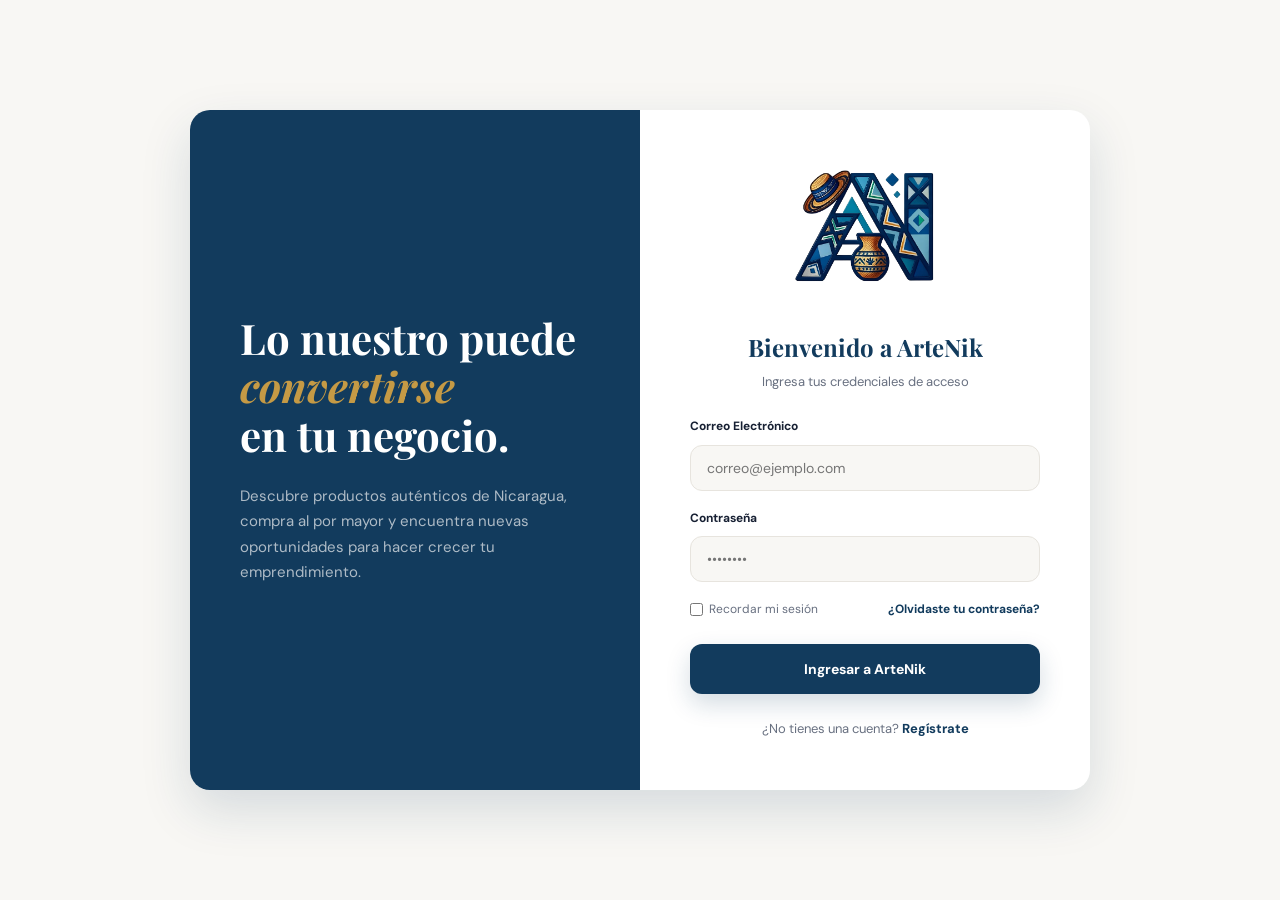
<file: index.html>
<!DOCTYPE html>
<html lang="es">

<head>

    <meta charset="UTF-8">

    <meta name="viewport" content="width=device-width, initial-scale=1.0">

    <meta name="description"
        content="ArteNik - Productos culturales nicaragüenses para emprendedores">

    <title>ArteNik | Productos de nuestra tierra</title>

    <!-- =========================================
         GOOGLE FONTS
    ========================================== -->

    <link rel="preconnect" href="https://fonts.googleapis.com">
    <link rel="preconnect" href="https://fonts.gstatic.com" crossorigin>

    <link
        href="https://fonts.googleapis.com/css2?family=DM+Sans:wght@400;500;600;700&family=Playfair+Display:wght@500;600;700&display=swap"
        rel="stylesheet">


    <!-- =========================================
         ICONOS
    ========================================== -->

    <link
        rel="stylesheet"
        href="https://cdnjs.cloudflare.com/ajax/libs/font-awesome/6.5.2/css/all.min.css">


    <!-- =========================================
         CSS
    ========================================== -->

    <link rel="stylesheet" href="css/style.css">

</head>


<body>


    <!-- =========================================
         NAVBAR
    ========================================== -->

    <header class="navbar">

        <div class="nav-container">


            <!-- LOGO -->
             <a href="#inicio" class="logo">
    <img src="assets/logo/logo.png" alt="Logo ArteNik">
</a>

            <!-- =========================================
                 MENÚ DESKTOP
            ========================================== -->

            <nav class="nav-menu">

                <a href="#inicio" class="nav-link active">
                    Inicio
                </a>

                <a href="#catalogo" class="nav-link">
                    Catálogo
                </a>

                <a href="#categorias" class="nav-link">
                    Categorías
                </a>

                <a href="#como-funciona" class="nav-link">
                    Cómo funciona
                </a>

            </nav>


            <!-- =========================================
                 ACCIONES
            ========================================== -->

            <div class="nav-actions">


                <!-- BUSCAR -->

                <button
                    class="nav-icon-btn"
                    id="searchBtn"
                    aria-label="Buscar"
                >

                    <i class="fa-solid fa-magnifying-glass"></i>

                </button>


                <!-- CARRITO -->

                <button
                    class="nav-icon-btn cart-btn"
                    id="cartBtn"
                    aria-label="Carrito"
                >

                    <i class="fa-solid fa-bag-shopping"></i>

                    <span class="cart-count">
                        0
                    </span>

                </button>


                <!-- =========================================
                     PERFIL
                ========================================== -->

                <div class="profile-wrapper">

                    <button
                        class="nav-profile"
                        id="profileBtn"
                    >

                        <i class="fa-regular fa-user"></i>

                        <span>
                            Ingresar
                        </span>

                    </button>


                    <!-- MENÚ DESPLEGABLE -->

                    <div
                        class="profile-dropdown"
                        id="profileDropdown"
                    >

                        <div class="profile-info">

                            <strong id="dropdownName">
                                Usuario
                            </strong>

                            <span id="dropdownEmail">
                                correo@ejemplo.com
                            </span>

                        </div>


                        <hr>


                        <button
                            class="dropdown-item"
                            id="logoutBtn"
                        >

                            <i class="fa-solid fa-arrow-right-from-bracket"></i>

                            Cerrar sesión

                        </button>

                    </div>

                </div>


                <!-- =========================================
                     BOTÓN MENÚ MOBILE
                ========================================== -->

                <button
                    class="mobile-menu-btn"
                    id="mobileMenuBtn"
                    aria-label="Abrir menú"
                >

                    <i class="fa-solid fa-bars"></i>

                </button>

            </div>

        </div>


        <!-- =========================================
             MENÚ MOBILE
        ========================================== -->

        <div
            class="mobile-menu"
            id="mobileMenu"
        >

            <a href="#inicio">
                Inicio
            </a>

            <a href="#catalogo">
                Catálogo
            </a>

            <a href="#categorias">
                Categorías
            </a>

            <a href="#como-funciona">
                Cómo funciona
            </a>

            <a
                href="#"
                id="mobileAuthLink"
                style="margin-top: 10px;"
            >

                <i class="fa-solid fa-user"></i>

                Iniciar sesión

            </a>

        </div>

    </header>



    <!-- =========================================
         CONTENIDO PRINCIPAL
    ========================================== -->

    <main>

        <!-- =========================================
             HERO
        ========================================== -->

        <section class="hero hero-full" id="inicio">

    <div class="hero-overlay"></div>

    <div class="hero-container">

        <div class="hero-content">

            <span class="hero-tag">
                <i class="fa-solid fa-star"></i>
                Hecho en Nicaragua
            </span>

            <h1>
                Lo nuestro puede
                <span>convertirse</span>
                en tu negocio.
            </h1>

            <p>
                Descubre productos auténticos de Nicaragua,
                compra al por mayor y encuentra nuevas
                oportunidades para hacer crecer tu negocio.
            </p>

            <div class="hero-buttons">

                <a href="#catalogo" class="btn btn-primary">
                    Explorar catálogo
                    <i class="fa-solid fa-arrow-right"></i>
                </a>

                <a href="#como-funciona" class="btn btn-outline">
                    ¿Cómo funciona?
                </a>

            </div>

            <div class="hero-stats">

                <div class="stat">
                    <strong>+150</strong>
                    <span>Productos</span>
                </div>

                <div class="stat">
                    <strong>+40</strong>
                    <span>Productores</span>
                </div>

                <div class="stat">
                    <strong>15</strong>
                    <span>Departamentos</span>
                </div>

            </div>

        </div>

    </div>

    <!-- TARJETA FLOTANTE -->

    <div class="floating-card">

        <div class="floating-icon">
            <i class="fa-solid fa-store"></i>
        </div>

        <div>
            <strong>Compra para revender</strong>
            <span>Mejores precios por volumen</span>
        </div>

    </div>

</section>

<!-- ==========================================
     CONOCE MÁS SOBRE ARTENIK
========================================== -->

<section class="about-artenik-section" id="conoce-mas">

    <div class="section-container">

        <div class="about-artenik-content">

            <div class="about-artenik-text">

                <span class="section-tag">
                    Conoce ArteNik
                </span>

                <h2>
                    Conectamos el talento
                    <span>con las oportunidades</span>
                </h2>

                <p>
                    ArteNik es una plataforma creada para dar visibilidad
                    a los productos artesanales y tradicionales de Nicaragua,
                    conectando a compradores con emprendedores y productores
                    nacionales.
                </p>

                <p>
                    Descubre productos elaborados con creatividad,
                    tradición y dedicación, provenientes de diferentes
                    regiones de nuestro país.
                </p>

                <a href="#catalogo" class="about-artenik-btn">
                    Explorar productos
                    <i class="fa-solid fa-arrow-right"></i>
                </a>

            </div>


            <div class="about-artenik-cards">

                <div class="about-feature">

                    <div class="about-feature-icon">
                        <i class="fa-solid fa-map-location-dot"></i>
                    </div>

                    <div>
                        <h3>
                            Productos nacionales
                        </h3>

                        <p>
                            Conoce productos representativos
                            de diferentes regiones de Nicaragua.
                        </p>
                    </div>

                </div>


                <div class="about-feature">

                    <div class="about-feature-icon">
                        <i class="fa-solid fa-handshake"></i>
                    </div>

                    <div>
                        <h3>
                            Apoyamos a emprendedores
                        </h3>

                        <p>
                            Damos visibilidad al talento y trabajo
                            de productores y emprendedores.
                        </p>
                    </div>

                </div>


                <div class="about-feature">

                    <div class="about-feature-icon">
                        <i class="fa-solid fa-cart-shopping"></i>
                    </div>

                    <div>
                        <h3>
                            Compra de forma sencilla
                        </h3>

                        <p>
                            Explora, compara productos y realiza
                            tus pedidos desde ArteNik.
                        </p>
                    </div>

                </div>

            </div>

        </div>

    </div>

</section>


        <!-- =========================================
             CATEGORÍAS
        ========================================== -->

        <section
            class="categories-section"
            id="categorias"
        >

            <div class="section-container">


                <div class="section-heading">

                    <div>

                        <span class="section-tag">
                            Descubre
                        </span>

                        <h2>
                            Explora por categoría
                        </h2>

                    </div>


                    <a
                        href="#catalogo"
                        class="view-all"
                    >

                        Ver todo

                        <i class="fa-solid fa-arrow-right"></i>

                    </a>

                </div>



                <div class="categories-grid">


                    <!-- ROPA TÍPICA -->

                    <button
                        class="category-card"
                        data-category="Ropa típica"
                    >

                        <div class="category-image category-ropa">

                            <i class="fa-solid fa-shirt"></i>

                        </div>

                        <div class="category-info">

                            <h3>
                                Ropa típica
                            </h3>

                            <span>
                                32 productos
                            </span>

                        </div>

                    </button>


                    <!-- ARTESANÍAS -->

                    <button
                        class="category-card"
                        data-category="Artesanías"
                    >

                        <div class="category-image category-artesania">

                            <i class="fa-solid fa-hands"></i>

                        </div>

                        <div class="category-info">

                            <h3>
                                Artesanías
                            </h3>

                            <span>
                                48 productos
                            </span>

                        </div>

                    </button>


                    <!-- ACCESORIOS -->

                    <button
                        class="category-card"
                        data-category="Accesorios"
                    >

                        <div class="category-image category-accesorios">

                            <i class="fa-solid fa-gem"></i>

                        </div>

                        <div class="category-info">

                            <h3>
                                Accesorios
                            </h3>

                            <span>
                                26 productos
                            </span>

                        </div>


                    </button>

                    </button>




                </div>


            </div>

        </section>



        <!-- =========================================
             PRODUCTOS
        ========================================== -->

        <section
            class="products-section"
            id="catalogo"
        >

            <div class="section-container">


                <div class="section-heading">

                    <div>

                        <span class="section-tag">
                            Selección ArteNik
                        </span>

                        <h2>
                            Productos para tu negocio
                        </h2>

                    </div>


                    <a
                        href="#catalogo"
                        class="view-all"
                    >

                        Explorar catálogo

                        <i class="fa-solid fa-arrow-right"></i>

                    </a>

                </div>



                <!-- =========================================
                     FILTROS
                ========================================== -->

                <div class="catalog-filters">


                    <!-- CATEGORÍA -->

                    <div class="filter-group">

                        <label for="categoryFilter">
                            Categoría
                        </label>

                        <select id="categoryFilter">

                            <option value="todas">
                                Todas las categorías
                            </option>

                            <option value="Ropa típica">
                                Ropa típica
                            </option>

                            <option value="Artesanías">
                                Artesanías
                            </option>

                            <option value="Accesorios">
                                Accesorios
                            </option>

                            

                            </select>

                    </div>


                    <!-- DEPARTAMENTO -->

                    <div class="filter-group">

                        <label for="departmentFilter">
                            Departamento
                        </label>
<select id="departmentFilter">

    <option value="todos">
        Todos los departamentos
    </option>

    <option value="Boaco">
        Boaco
    </option>

    <option value="Diriamba">
        Diriamba
    </option>

    <option value="El Viejo">
        El Viejo
    </option>

    <option value="Estelí">
        Estelí
    </option>

    <option value="Jinotepe - Nagarote">
        Jinotepe - Nagarote
    </option>

    <option value="Managua">
        Managua
    </option>

    <option value="Nagarote">
        Nagarote
    </option>

    <option value="Nandaime">
        Nandaime
    </option>

    <option value="Nindirí">
        Nindirí
    </option>

</select>
                    </div>


                    <!-- LIMPIAR -->

                    <button
                        id="clearFilters"
                        class="clear-filters"
                    >

                        <i class="fa-solid fa-rotate-left"></i>

                        Limpiar filtros

                    </button>

                </div>


                <!-- RESULTADOS -->

                <div class="catalog-results-info">

                    <span id="results-count">
                        4 productos encontrados
                    </span>

                </div>


                <!-- =========================================
                     PRODUCTOS
                ========================================== -->

                <div
                    class="products-grid"
                    id="products-grid"
                >

                    <!-- Los productos serán generados
                         automáticamente por JavaScript -->

                </div>

            </div>

        </section>



        <!-- =========================================
             CÓMO FUNCIONA
        ========================================== -->

        <section
            class="how-section"
            id="como-funciona"
        >

            <div class="section-container">

                <div class="how-content">


                    <!-- TEXTO -->

                    <div class="how-text">

                        <span class="section-tag">
                            Así funciona
                        </span>

                        <h2>

                            Convierte productos
                            <span>nicaragüenses</span>
                            en oportunidades.

                        </h2>


                        <p>

                            ArteNik conecta el talento de nuestros
                            productores con emprendedores que buscan
                            productos auténticos para sus propios clientes.

                        </p>

<button
    class="btn btn-primary"
    type="button"
    id="btnConoceMas"
>

    Conoce más

    <i class="fa-solid fa-arrow-right"></i>

</button>


                    <!-- PASOS -->

                    <div class="steps">


                        <!-- PASO 1 -->

                        <div class="step">

                            <div class="step-number">
                                01
                            </div>

                            <div>

                                <h3>
                                    Explora
                                </h3>

                                <p>
                                    Encuentra productos auténticos
                                    de diferentes departamentos.
                                </p>

                            </div>

                        </div>


                        <!-- PASO 2 -->

                        <div class="step">

                            <div class="step-number">
                                02
                            </div>

                            <div>

                                <h3>
                                    Compra
                                </h3>

                                <p>
                                    Obtén mejores precios al comprar
                                    por volumen.
                                </p>

                            </div>

                        </div>


                        <!-- PASO 3 -->

                        <div class="step">

                            <div class="step-number">
                                03
                            </div>

                            <div>

                                <h3>
                                    Revende
                                </h3>

                                <p>
                                    Lleva productos nicaragüenses
                                    a tus propios clientes.
                                </p>

                            </div>

                        </div>


                    </div>

                </div>

            </div>

        </section>


    </main>



    <!-- =====================================================
         MODAL DEL CARRITO
    ====================================================== -->

    <div
        class="cart-modal"
        id="cartModal"
    >

        <!-- OVERLAY -->

        <div
            class="cart-overlay"
            id="cartOverlay"
        ></div>


        <!-- PANEL -->

        <div class="cart-panel">


            <!-- ENCABEZADO -->

            <div class="cart-header">

                <div>

                    <span class="cart-header-label">
                        ArteNik
                    </span>

                    <h2>
                        Mi carrito
                    </h2>

                </div>


                <button
                    class="cart-close"
                    id="cartClose"
                    aria-label="Cerrar carrito"
                >

                    <i class="fa-solid fa-xmark"></i>

                </button>

            </div>


            <!-- PRODUCTOS -->

            <div
                class="cart-items"
                id="cartItems"
            >

                <!-- JavaScript coloca aquí los productos -->

            </div>


            <!-- RESUMEN -->

            <div class="cart-summary">


                <div class="cart-summary-row">

                    <span>
                        Subtotal
                    </span>

                    <strong id="cartSubtotal">
                        C$0
                    </strong>

                </div>


                <div class="cart-summary-row cart-total">

                    <span>
                        Total
                    </span>

                    <strong id="cartTotal">
                        C$0
                    </strong>

                </div>


                <!-- CONTINUAR -->

                <button
                    class="checkout-btn"
                    id="checkoutBtn"
                    type="button"
                >

                    <i class="fa-solid fa-arrow-right"></i>

                    Continuar con el pedido

                </button>

            </div>

        </div>

    </div>



    <!-- =====================================================
         MODAL RESUMEN DEL PEDIDO
         
         IMPORTANTE:
         ESTE ES EL ÚNICO orderModal DEL HTML
    ====================================================== -->

    <div
        class="order-modal"
        id="orderModal"
    >

        <!-- OVERLAY -->

        <div
            class="order-overlay"
            id="orderOverlay"
        ></div>


        <!-- PANEL -->

        <div class="order-panel">


            <!-- =========================================
                 ENCABEZADO
            ========================================== -->

            <div class="order-header">

                <div>

                    <span class="cart-header-label">
                        ArteNik
                    </span>

                    <h2>
                        Resumen del pedido
                    </h2>

                </div>


                <button
                    class="order-close"
                    id="orderClose"
                    aria-label="Cerrar resumen"
                >

                    <i class="fa-solid fa-xmark"></i>

                </button>

            </div>



            <!-- =========================================
                 CONTENIDO DEL PEDIDO
            ========================================== -->

            <div class="order-content">


                <!-- =========================================
                     PRODUCTOS
                ========================================== -->

                <section class="order-section">


                    <div class="order-section-title">

                        <i class="fa-solid fa-box"></i>

                        <h3>
                            Productos
                        </h3>

                    </div>


                    <div
                        id="orderItems"
                        class="order-items"
                    >

                        <!-- JavaScript coloca aquí los productos -->

                    </div>

                </section>



                <!-- =========================================
                     DATOS DE ENTREGA
                ========================================== -->

                <section class="order-section">


                    <div class="order-section-title">

                        <i class="fa-solid fa-location-dot"></i>

                        <h3>
                            Datos de entrega
                        </h3>

                    </div>


                    <div class="order-form">


                        <!-- NOMBRE -->

                        <div class="form-group">

                            <label for="customerName">
                                Nombre completo
                            </label>

                            <input
                                type="text"
                                id="customerName"
                                placeholder="Escribe tu nombre"
                            >

                        </div>


                        <!-- TELÉFONO -->

                        <div class="form-group">

                            <label for="customerPhone">
                                Teléfono
                            </label>

                            <input
                                type="tel"
                                id="customerPhone"
                                placeholder="Ej. 8888-8888"
                            >

                        </div>


                        <!-- DEPARTAMENTO -->

                        <div class="form-group">

                            <label for="customerDepartment">
                                Departamento
                            </label>

                            <select id="customerDepartment">

                                <option value="">
                                    Selecciona tu departamento
                                </option>

                                <option value="Managua">
                                    Managua
                                </option>

                                <option value="Masaya">
                                    Masaya
                                </option>

                                <option value="Granada">
                                    Granada
                                </option>

                                <option value="León">
                                    León
                                </option>

                                <option value="Carazo">
                                    Carazo
                                </option>

                                <option value="Rivas">
                                    Rivas
                                </option>

                                <option value="Chinandega">
                                    Chinandega
                                </option>

                                <option value="Estelí">
                                    Estelí
                                </option>

                                <option value="Matagalpa">
                                    Matagalpa
                                </option>

                                <option value="Jinotega">
                                    Jinotega
                                </option>

                                <option value="Boaco">
                                    Boaco
                                </option>

                                <option value="Chontales">
                                    Chontales
                                </option>

                                <option value="Nueva Segovia">
                                    Nueva Segovia
                                </option>

                                <option value="Madriz">
                                    Madriz
                                </option>

                                <option value="Río San Juan">
                                    Río San Juan
                                </option>

                                <option value="RACN">
                                    RACN
                                </option>

                                <option value="RACCS">
                                    RACCS
                                </option>

                            </select>

                        </div>


                        <!-- DIRECCIÓN -->

                        <div class="form-group">

                            <label for="customerAddress">
                                Dirección de entrega
                            </label>

                            <textarea
                                id="customerAddress"
                                rows="3"
                                placeholder="Escribe tu dirección o punto de referencia"
                            ></textarea>

                        </div>


                        <!-- OBSERVACIONES -->

                        <div class="form-group">

                            <label for="orderNotes">

                                Observaciones

                                <span>
                                    (opcional)
                                </span>

                            </label>

                            <textarea
                                id="orderNotes"
                                rows="3"
                                placeholder="Alguna indicación para tu pedido..."
                            ></textarea>

                        </div>

                    </div>

                </section>

              <!-- =========================================
     MÉTODO DE PAGO
========================================= -->

<section class="order-section payment-section">

    <div class="order-section-title">

        <i class="fa-solid fa-credit-card"></i>

        <h3>
            Método de pago
        </h3>

    </div>


    <p class="payment-description">
        Selecciona cómo deseas realizar el pago de tu pedido.
    </p>


    <!-- =========================================
         OPCIONES DE PAGO
    ========================================== -->

    <div class="payment-methods">


        <!-- =====================================
             TARJETA
        ====================================== -->

        <label class="payment-card">

            <input
                type="radio"
                name="paymentMethod"
                value="tarjeta"
                checked
            >

            <div class="payment-card-content">

                <div class="payment-icon">

                    <i class="fa-solid fa-credit-card"></i>

                </div>


                <div class="payment-card-info">

                    <strong>
                        Tarjeta
                    </strong>

                    <span>
                        Visa, Mastercard u otra tarjeta
                    </span>

                </div>


                <div class="payment-check">

                    <i class="fa-solid fa-check"></i>

                </div>

            </div>

        </label>



        <!-- =====================================
             TRANSFERENCIA BANCARIA
        ====================================== -->

        <label class="payment-card">

            <input
                type="radio"
                name="paymentMethod"
                value="transferencia"
            >

            <div class="payment-card-content">

                <div class="payment-icon">

                    <i class="fa-solid fa-building-columns"></i>

                </div>


                <div class="payment-card-info">

                    <strong>
                        Transferencia bancaria
                    </strong>

                    <span>
                        Realiza una transferencia desde tu banco
                    </span>

                </div>


                <div class="payment-check">

                    <i class="fa-solid fa-check"></i>

                </div>

            </div>

        </label>



        <!-- =====================================
             PAGO CONTRA ENTREGA
        ====================================== -->

        <label class="payment-card">

            <input
                type="radio"
                name="paymentMethod"
                value="contra_entrega"
            >

            <div class="payment-card-content">

                <div class="payment-icon">

                    <i class="fa-solid fa-hand-holding-dollar"></i>

                </div>


                <div class="payment-card-info">

                    <strong>
                        Pago contra entrega
                    </strong>

                    <span>
                        Paga cuando recibas tu pedido
                    </span>

                </div>


                <div class="payment-check">

                    <i class="fa-solid fa-check"></i>

                </div>

            </div>

        </label>

    </div>



    <!-- =========================================
         DATOS DE TARJETA
    ========================================== -->

    <div
        class="payment-details"
        id="cardPaymentDetails"
    >

        <div class="payment-details-header">

            <i class="fa-solid fa-lock"></i>


            <div>

                <strong>
                    Pago seguro
                </strong>

                <span>
                    Tus datos de pago están protegidos.
                </span>

            </div>

        </div>



        <div class="payment-form-grid">


            <!-- NÚMERO DE TARJETA -->

            <div class="form-group payment-full">

                <label for="cardNumber">
                    Número de tarjeta
                </label>

                <input
                    type="text"
                    id="cardNumber"
                    maxlength="19"
                    placeholder="0000 0000 0000 0000"
                    inputmode="numeric"
                    autocomplete="cc-number"
                >

            </div>



            <!-- NOMBRE -->

            <div class="form-group">

                <label for="cardName">
                    Nombre en la tarjeta
                </label>

                <input
                    type="text"
                    id="cardName"
                    placeholder="Nombre completo"
                    autocomplete="cc-name"
                >

            </div>



            <!-- VENCIMIENTO -->

            <div class="form-group">

                <label for="cardExpiry">
                    Vencimiento
                </label>

                <input
                    type="text"
                    id="cardExpiry"
                    maxlength="5"
                    placeholder="MM/AA"
                    inputmode="numeric"
                    autocomplete="cc-exp"
                >

            </div>



            <!-- CVV -->

            <div class="form-group">

                <label for="cardCVV">
                    CVV
                </label>

                <input
                    type="password"
                    id="cardCVV"
                    maxlength="4"
                    placeholder="•••"
                    inputmode="numeric"
                    autocomplete="cc-csc"
                >

            </div>

        </div>

    </div>



    <!-- =========================================
         INFORMACIÓN DE TRANSFERENCIA
    ========================================== -->

    <div
        class="payment-details"
        id="transferPaymentDetails"
        style="display: none;"
    >

        <div class="payment-details-header">

            <i class="fa-solid fa-building-columns"></i>

            <div>

                <strong>
                    Transferencia bancaria
                </strong>

                <span>
                    Realiza la transferencia utilizando los datos
                    que aparecerán al confirmar tu pedido.
                </span>

            </div>

        </div>

    </div>



    <!-- =========================================
         INFORMACIÓN CONTRA ENTREGA
    ========================================== -->

    <div
        class="payment-details"
        id="cashPaymentDetails"
        style="display: none;"
    >

        <div class="payment-details-header">

            <i class="fa-solid fa-hand-holding-dollar"></i>

            <div>

                <strong>
                    Pago contra entrega
                </strong>

                <span>
                    Pagarás directamente al recibir tu pedido.
                </span>

            </div>

        </div>

    </div>

</section>



<!-- =========================================
     RESUMEN DE COSTOS
========================================== -->

<section
    class="order-section order-summary-section"
>

    <div class="order-section-title">

        <i class="fa-solid fa-receipt"></i>

        <h3>
            Resumen de costos
        </h3>

    </div>


    <div class="order-summary">


        <!-- SUBTOTAL -->

        <div class="order-summary-row">

            <span>
                Subtotal
            </span>

            <strong id="orderSubtotal">
                C$0
            </strong>

        </div>


        <!-- ENVÍO -->

        <div class="order-summary-row">

            <span>
                Envío
            </span>

            <strong id="orderShipping">
                Pendiente
            </strong>

        </div>


        <!-- TOTAL -->

        <div class="order-summary-row order-grand-total">

            <span>
                Total
            </span>

            <strong id="orderTotal">
                C$0
            </strong>

        </div>

    </div>

</section>

</div>



<!-- =========================================
     FOOTER DEL PEDIDO
========================================== -->

<div class="order-footer">


    <!-- VOLVER AL CARRITO -->

    <button
        class="order-back-btn"
        id="orderBackBtn"
        type="button"
    >

        <i class="fa-solid fa-arrow-left"></i>

        Volver al carrito

    </button>



    <!-- CONFIRMAR PEDIDO -->

    <button
        class="confirm-order-btn"
        id="confirmOrderBtn"
        type="button"
    >

        <span>
            Confirmar pedido
        </span>

        <i class="fa-solid fa-check"></i>

    </button>

</div>


</div>

</div>

    <!-- =====================================================
         FOOTER
    ====================================================== -->

    <footer class="footer">

        <div class="section-container">

            <div class="footer-content">


                <!-- MARCA -->

                <div class="footer-brand">

                    <a
                      <a href="#inicio" class="logo">
    <img src="assets/logo/logo.png" alt="Logo ArteNik">
</a>
                        <div class="logo-text">

                            <span>Arte</span>Nik

                            <small>
                                Hecho a mano en Nicaragua
                            </small>

                        </div>

                    </a>


                    <p>

                        Conectamos productos nicaragüenses
                        con nuevas oportunidades de negocio.

                    </p>

                </div>



                <!-- ENLACES ARTENIK -->

                <div class="footer-links">

                    <h4>
                        ArteNik
                    </h4>

                    <a href="#inicio">
                        Inicio
                    </a>

                    <a href="#catalogo">
                        Catálogo
                    </a>

                    <a href="#categorias">
                        Categorías
                    </a>

                </div>



                <!-- AYUDA -->

                <div class="footer-links">

                    <h4>
                        Ayuda
                    </h4>

                    <a href="#como-funciona">
                        Cómo comprar
                    </a>

                    <a href="#">
                        Preguntas frecuentes
                    </a>

                    <a href="#">
                        Contacto
                    </a>

                </div>


            </div>



            <!-- FOOTER BOTTOM -->

            <div class="footer-bottom">

                <span>
                    © 2026 ArteNik. Hecho en Nicaragua 🇳🇮
                </span>

                <span>
                    Productos de nuestra tierra.
                </span>

            </div>

        </div>

    </footer>



    <!-- =====================================================
         JAVASCRIPT
    ====================================================== -->

    <script src="js/app.js"></script>


</body>

</html>
</file>
<file: css/style.css>
:root {

    --primary: #123b5d;
    --primary-dark: #0b2942;

    --gold: #c59a45;
    --gold-light: #e8d3a3;

    --turquoise: #168b8b;

    --background: #f8f7f4;
    --white: #ffffff;

    --text: #172033;
    --text-light: #687080;

    --border: #e7e4de;

    --success: #27845c;

    --shadow:
        0 15px 40px rgba(18, 59, 93, 0.08);

    --radius: 18px;

}


/* =========================================================
   RESET
========================================================= */

* {

    margin: 0;
    padding: 0;

    box-sizing: border-box;

}


html {

    scroll-behavior: smooth;

}


body {

    font-family: "DM Sans", sans-serif;

    background: var(--background);

    color: var(--text);

    line-height: 1.6;

}


a {

    text-decoration: none;

    color: inherit;

}


button {

    font-family: inherit;

    border: none;

    cursor: pointer;

}


img {

    max-width: 100%;

    display: block;

}


/* =========================================================
   CONTAINER
========================================================= */

.section-container,
.nav-container {

    width: min(1180px, 92%);

    margin: 0 auto;

}


/* =========================================================
   NAVBAR
========================================================= */

.navbar {

    position: sticky;

    top: 0;

    z-index: 1000;

    background: rgba(255,255,255,0.94);

    backdrop-filter: blur(15px);

    border-bottom: 1px solid var(--border);

}


.nav-container {

    min-height: 78px;

    display: flex;

    align-items: center;

    justify-content: space-between;

    gap: 30px;

}


/* =========================================================
   LOGO
========================================================= */

.logo {

    display: flex;

    align-items: center;

    gap: 10px;

}


.logo-icon {

    width: 43px;

    height: 43px;

    display: grid;

    place-items: center;

    background: var(--primary);

    border-radius: 12px;

    font-size: 21px;

}


.logo-text {

    font-family: "Playfair Display", serif;

    font-size: 25px;

    font-weight: 700;

    letter-spacing: -1px;

}


.logo-text span {

    color: var(--primary);

}


.logo-text {

    color: var(--gold);

}


.logo-text small {

    display: block;

    font-family: "DM Sans", sans-serif;

    font-size: 8px;

    letter-spacing: 0.5px;

    font-weight: 500;

    color: var(--text-light);

}


/* =========================================================
   NAV MENU
========================================================= */

.nav-menu {

    display: flex;

    align-items: center;

    gap: 32px;

}


.nav-link {

    position: relative;

    font-size: 14px;

    font-weight: 600;

    color: var(--text-light);

    transition: 0.3s;

}


.nav-link:hover,
.nav-link.active {

    color: var(--primary);

}


.nav-link.active::after {

    content: "";

    position: absolute;

    left: 0;

    bottom: -8px;

    width: 100%;

    height: 2px;

    background: var(--gold);

    border-radius: 10px;

}


/* =========================================================
   NAV ACTIONS
========================================================= */

.nav-actions {

    display: flex;

    align-items: center;

    gap: 10px;

}


.nav-icon-btn {

    position: relative;

    width: 42px;

    height: 42px;

    border-radius: 50%;

    background: transparent;

    color: var(--text);

    font-size: 16px;

    transition: 0.3s;

}


.nav-icon-btn:hover {

    background: #eef2f5;

    color: var(--primary);

    transform: translateY(-2px);

}


.cart-count {

    position: absolute;

    top: 0;

    right: 0;

    min-width: 17px;

    height: 17px;

    padding: 0 4px;

    border-radius: 20px;

    background: var(--gold);

    color: white;

    font-size: 9px;

    display: grid;

    place-items: center;

    font-weight: 700;

}


.nav-profile {

    height: 42px;

    padding: 0 15px;

    border-radius: 30px;

    background: var(--primary);

    color: white;

    display: flex;

    align-items: center;

    gap: 8px;

    font-size: 13px;

    font-weight: 600;

    transition: 0.3s;

}


.nav-profile:hover {

    background: var(--primary-dark);

    transform: translateY(-2px);

}


.mobile-menu-btn {

    display: none;

    width: 42px;

    height: 42px;

    border-radius: 50%;

    background: #eef2f5;

    color: var(--primary);

    font-size: 17px;

}


/* =========================================================
   MOBILE MENU
========================================================= */

.mobile-menu {

    display: none;

}


/* =========================================================
   HERO
========================================================= */

.hero {

    padding: 80px 0 100px;

    overflow: hidden;

}


.hero-container {

    width: min(1180px, 92%);

    margin: 0 auto;

    display: grid;

    grid-template-columns: 0.9fr 1.1fr;

    align-items: center;

    gap: 70px;

}


.hero-content {

    position: relative;

    z-index: 2;

}


.hero-tag {

    display: inline-flex;

    align-items: center;

    gap: 8px;

    color: var(--gold);

    background: #fbf4e5;

    padding: 7px 13px;

    border-radius: 30px;

    font-size: 12px;

    font-weight: 700;

    margin-bottom: 20px;

}


.hero-tag i {

    font-size: 10px;

}


.hero h1 {

    font-family: "Playfair Display", serif;

    font-size: clamp(43px, 5vw, 68px);

    line-height: 1.08;

    letter-spacing: -2px;

    margin-bottom: 24px;

}


.hero h1 span {

    display: block;

    color: var(--gold);

    font-style: italic;

}


.hero-content > p {

    max-width: 540px;

    color: var(--text-light);

    font-size: 16px;

    line-height: 1.8;

    margin-bottom: 32px;

}


/* =========================================================
   BUTTONS
========================================================= */

.hero-buttons {

    display: flex;

    gap: 12px;

    flex-wrap: wrap;

}


.btn {

    display: inline-flex;

    align-items: center;

    justify-content: center;

    gap: 10px;

    min-height: 50px;

    padding: 0 22px;

    border-radius: 12px;

    font-size: 13px;

    font-weight: 700;

    transition: 0.3s;

}


.btn-primary {

    background: var(--primary);

    color: white;

    box-shadow: 0 10px 25px rgba(18,59,93,0.18);

}


.btn-primary:hover {

    background: var(--primary-dark);

    transform: translateY(-3px);

}


.btn-outline {

    border: 1px solid var(--border);

    background: white;

    color: var(--text);

}


.btn-outline:hover {

    border-color: var(--primary);

    color: var(--primary);

    transform: translateY(-3px);

}


/* =========================================================
   HERO STATS
========================================================= */

.hero-stats {

    display: flex;

    align-items: center;

    gap: 35px;

    margin-top: 45px;

}


.stat {

    display: flex;

    flex-direction: column;

}


.stat strong {

    font-family: "Playfair Display", serif;

    font-size: 24px;

    color: var(--primary);

}


.stat span {

    font-size: 11px;

    color: var(--text-light);

}


/* =========================================================
   HERO IMAGE
========================================================= */

.hero-image {

    position: relative;

    min-height: 500px;

}


.hero-image-main {

    position: absolute;

    inset: 0;

    border-radius: 35px;

    overflow: hidden;

    background:

        linear-gradient(
            145deg,
            #dce7e9,
            #b6ccd0
        );

}


.hero-image-placeholder {

    width: 100%;

    height: 100%;

    display: flex;

    flex-direction: column;

    align-items: center;

    justify-content: center;

    text-align: center;

    color: var(--primary);

    padding: 40px;

}


.hero-image-placeholder i {

    font-size: 55px;

    margin-bottom: 15px;

    opacity: 0.5;

}


.hero-image-placeholder span {

    font-family: "Playfair Display", serif;

    font-size: 24px;

    font-weight: 700;

}


.hero-image-placeholder small {

    max-width: 260px;

    margin-top: 8px;

    color: var(--text-light);

    font-size: 12px;

}


/* =========================================================
   FLOATING CARD
========================================================= */

.floating-card {

    position: absolute;

    left: -35px;

    bottom: 35px;

    display: flex;

    align-items: center;

    gap: 12px;

    background: white;

    padding: 14px 18px;

    border-radius: 15px;

    box-shadow: var(--shadow);

    z-index: 5;

}


.floating-icon {

    width: 40px;

    height: 40px;

    display: grid;

    place-items: center;

    border-radius: 12px;

    background: #eef6f4;

    color: var(--turquoise);

}


.floating-card strong {

    display: block;

    font-size: 12px;

}


.floating-card span {

    display: block;

    font-size: 10px;

    color: var(--text-light);

}


/* =========================================================
   DECORATIONS
========================================================= */

.hero-decoration {

    position: absolute;

    border-radius: 50%;

    z-index: -1;

}


.decoration-one {

    width: 120px;

    height: 120px;

    background: var(--gold-light);

    right: -50px;

    top: -50px;

}


.decoration-two {

    width: 80px;

    height: 80px;

    background: #b9dada;

    left: -30px;

    top: 120px;

}


/* =========================================================
   SECTION HEADINGS
========================================================= */

.categories-section,
.products-section,
.how-section {

    padding: 90px 0;

}


.section-heading {

    display: flex;

    justify-content: space-between;

    align-items: end;

    margin-bottom: 35px;

}


.section-tag {

    display: block;

    color: var(--gold);

    font-size: 11px;

    font-weight: 800;

    text-transform: uppercase;

    letter-spacing: 1.5px;

    margin-bottom: 7px;

}


.section-heading h2 {

    font-family: "Playfair Display", serif;

    font-size: clamp(30px, 4vw, 42px);

    line-height: 1.2;

}


.view-all {

    display: flex;

    align-items: center;

    gap: 8px;

    color: var(--primary);

    font-size: 12px;

    font-weight: 700;

}


.view-all i {

    transition: 0.3s;

}


.view-all:hover i {

    transform: translateX(5px);

}


/* =========================================================
   CATEGORIES
========================================================= */

.categories-grid {

    display: grid;

    grid-template-columns: repeat(5, 1fr);

    gap: 15px;

}


.category-card {

    background: white;

    border: 1px solid var(--border);

    border-radius: 18px;

    overflow: hidden;

    text-align: left;

    transition: 0.35s;

}


.category-card:hover {

    transform: translateY(-7px);

    box-shadow: var(--shadow);

}


.category-image {

    height: 150px;

    display: grid;

    place-items: center;

    font-size: 42px;

}


.category-ropa {

    background: #e9dfd0;

    color: #775f45;

}


.category-artesania {

    background: #e0e8d8;

    color: #527050;

}


.category-accesorios {

    background: #e6dfe8;

    color: #76577c;

}


.category-hogar {

    background: #dce7e9;

    color: #4d737b;

}


.category-cultura {

    background: #eadfd5;

    color: #875d47;

}


.category-info {

    padding: 16px;

}


.category-info h3 {

    font-size: 14px;

    margin-bottom: 3px;

}


.category-info span {

    font-size: 10px;

    color: var(--text-light);

}


/* =========================================================
   PRODUCTS
========================================================= */

.products-section {

    background: white;

}


.products-grid {

    display: grid;

    grid-template-columns: repeat(4, 1fr);

    gap: 20px;

}


.product-card {

    background: white;

    border: 1px solid var(--border);

    border-radius: 20px;

    overflow: hidden;

    transition: 0.35s;

}


.product-card:hover {

    transform: translateY(-7px);

    box-shadow: var(--shadow);

}


.product-image {

    height: 270px;

    position: relative;

    overflow: hidden;

    background: #e8eeee;

}


.product-placeholder {

    width: 100%;

    height: 100%;

    display: grid;

    place-items: center;

    color: var(--primary);

    font-size: 55px;

}


.product-card:nth-child(1) .product-placeholder {

    background: #e8ded1;

}


.product-card:nth-child(2) .product-placeholder {

    background: #dce6df;

}


.product-card:nth-child(3) .product-placeholder {

    background: #e4e1e8;

}


.product-card:nth-child(4) .product-placeholder {

    background: #e9ddd4;

}


.product-badge {

    position: absolute;

    left: 12px;

    top: 12px;

    background: var(--gold);

    color: white;

    padding: 5px 9px;

    border-radius: 20px;

    font-size: 9px;

    font-weight: 700;

}


.product-badge.wholesale {

    background: var(--turquoise);

}


.product-badge.culture {

    background: var(--primary);

}


.favorite-btn {

    position: absolute;

    right: 12px;

    top: 12px;

    width: 35px;

    height: 35px;

    border-radius: 50%;

    background: rgba(255,255,255,0.9);

    color: var(--text);

    transition: 0.3s;

}


.favorite-btn:hover {

    background: white;

    color: #c75b5b;

    transform: scale(1.08);

}


.product-info {

    padding: 18px;

}


.product-origin {

    display: flex;

    align-items: center;

    gap: 5px;

    color: var(--gold);

    font-size: 10px;

    font-weight: 700;

}


.product-info h3 {

    font-family: "Playfair Display", serif;

    font-size: 19px;

    margin: 7px 0 2px;

}


.product-info p {

    color: var(--text-light);

    font-size: 11px;

    margin-bottom: 16px;

}


.product-pricing {

    display: flex;

    justify-content: space-between;

    align-items: end;

    margin-bottom: 14px;

}


.price-label {

    display: block;

    color: var(--text-light);

    font-size: 9px;

}


.product-pricing strong {

    font-size: 21px;

    color: var(--primary);

}


.profit {

    color: var(--success);

    font-size: 9px;

    font-weight: 700;

    background: #edf7f1;

    padding: 5px 7px;

    border-radius: 8px;

}


.add-cart-btn {

    width: 100%;

    min-height: 42px;

    border-radius: 10px;

    background: #f0f3f5;

    color: var(--primary);

    font-size: 11px;

    font-weight: 700;

    display: flex;

    align-items: center;

    justify-content: space-between;

    padding: 0 13px;

    transition: 0.3s;

}


.add-cart-btn:hover {

    background: var(--primary);

    color: white;

}


/* =========================================================
   HOW IT WORKS
========================================================= */

.how-section {

    background: #f2eee6;

}


.how-content {

    display: grid;

    grid-template-columns: 1fr 1fr;

    gap: 80px;

    align-items: center;

}


.how-text h2 {

    font-family: "Playfair Display", serif;

    font-size: clamp(32px, 4vw, 48px);

    line-height: 1.15;

    margin-bottom: 20px;

}


.how-text h2 span {

    color: var(--gold);

    font-style: italic;

}


.how-text p {

    max-width: 500px;

    color: var(--text-light);

    margin-bottom: 25px;

}


.steps {

    display: flex;

    flex-direction: column;

    gap: 20px;

}


.step {

    display: flex;

    gap: 20px;

    background: white;

    padding: 22px;

    border-radius: 16px;

    transition: 0.3s;

}


.step:hover {

    transform: translateX(7px);

    box-shadow: var(--shadow);

}


.step-number {

    font-family: "Playfair Display", serif;

    color: var(--gold);

    font-size: 23px;

    font-weight: 700;

}


.step h3 {

    font-size: 15px;

    margin-bottom: 4px;

}


.step p {

    color: var(--text-light);

    font-size: 11px;

}


/* =========================================================
   FOOTER
========================================================= */

.footer {

    background: var(--primary-dark);

    color: white;

    padding: 65px 0 25px;

}


.footer-content {

    display: grid;

    grid-template-columns: 2fr 1fr 1fr;

    gap: 70px;

    padding-bottom: 45px;

}


.footer-brand .logo-text {

    color: white;

}


.footer-brand .logo-text span {

    color: var(--gold);

}


.footer-brand p {

    max-width: 300px;

    margin-top: 18px;

    color: #aebbc6;

    font-size: 12px;

}


.footer-links {

    display: flex;

    flex-direction: column;

    gap: 10px;

}


.footer-links h4 {

    font-size: 13px;

    margin-bottom: 7px;

}


.footer-links a {

    color: #aebbc6;

    font-size: 11px;

    transition: 0.3s;

}


.footer-links a:hover {

    color: white;

}


.footer-bottom {

    padding-top: 22px;

    border-top: 1px solid rgba(255,255,255,0.1);

    display: flex;

    justify-content: space-between;

    color: #8fa0ad;

    font-size: 10px;

}


/* =========================================================
   RESPONSIVE - TABLET
========================================================= */

@media (max-width: 1000px) {

    .nav-menu {

        gap: 18px;

    }


    .nav-profile span {

        display: none;

    }


    .hero-container {

        grid-template-columns: 1fr 1fr;

        gap: 35px;

    }


    .hero-image {

        min-height: 430px;

    }


    .categories-grid {

        grid-template-columns: repeat(3, 1fr);

    }


    .products-grid {

        grid-template-columns: repeat(2, 1fr);

    }

}


/* =========================================================
   RESPONSIVE - MOBILE
========================================================= */

@media (max-width: 700px) {


    /* NAVBAR */

    .nav-container {

        min-height: 68px;

    }


    .nav-menu {

        display: none;

    }


    .nav-profile {

        display: none;

    }


    .mobile-menu-btn {

        display: block;

    }


    .mobile-menu {

        position: absolute;

        left: 0;

        right: 0;

        top: 68px;

        background: white;

        border-bottom: 1px solid var(--border);

        padding: 10px 5% 20px;

        box-shadow: 0 15px 30px rgba(0,0,0,0.08);

    }


    .mobile-menu.active {

        display: flex;

        flex-direction: column;

    }


    .mobile-menu a {

        padding: 13px 0;

        border-bottom: 1px solid #f1efeb;

        font-size: 13px;

        font-weight: 600;

    }


    /* HERO */

    .hero {

        padding: 50px 0 70px;

    }


    .hero-container {

        grid-template-columns: 1fr;

        gap: 45px;

    }


    .hero h1 {

        font-size: 43px;

    }


    .hero-content > p {

        font-size: 14px;

    }


    .hero-stats {

        gap: 22px;

        margin-top: 35px;

    }


    .hero-image {

        min-height: 380px;

    }


    .floating-card {

        left: 15px;

        bottom: 20px;

    }


    /* SECTIONS */

    .categories-section,
    .products-section,
    .how-section {

        padding: 65px 0;

    }


    .section-heading {

        align-items: start;

        gap: 15px;

        flex-direction: column;

    }


    /* CATEGORIES */

    .categories-grid {

        grid-template-columns: repeat(2, 1fr);

        gap: 10px;

    }


    .category-image {

        height: 120px;

    }


    .categories-grid .category-card:last-child {

        grid-column: span 2;

    }


    /* PRODUCTS */

    .products-grid {

        grid-template-columns: 1fr;

    }


    .product-image {

        height: 300px;

    }


    /* HOW */

    .how-content {

        grid-template-columns: 1fr;

        gap: 40px;

    }


    /* FOOTER */

    .footer-content {

        grid-template-columns: 1fr 1fr;

        gap: 35px;

    }


    .footer-brand {

        grid-column: span 2;

    }


    .footer-bottom {

        flex-direction: column;

        gap: 8px;

    }

}


/* =========================================================
   RESPONSIVE - SMALL MOBILE
========================================================= */

@media (max-width: 420px) {

    .logo-text {

        font-size: 22px;

    }


    .logo-icon {

        width: 38px;

        height: 38px;

    }


    .nav-actions {

        gap: 3px;

    }


    .nav-icon-btn {

        width: 37px;

        height: 37px;

    }


    .hero h1 {

        font-size: 38px;

    }


    .hero-buttons {

        flex-direction: column;

    }


    .btn {

        width: 100%;

    }


    .hero-stats {

        justify-content: space-between;

    }


    .stat strong {

        font-size: 20px;

    }

}

/* ==========================================
   FILTROS DEL CATÁLOGO
========================================== */

.catalog-filters {
    display: flex;
    align-items: end;
    gap: 18px;
    margin: 30px 0;
    padding: 22px;
    background: var(--white);
    border: 1px solid var(--border);
    border-radius: 18px;
    box-shadow: 0 8px 25px rgba(18, 59, 93, 0.06);
}

.filter-group {
    display: flex;
    flex-direction: column;
    gap: 8px;
    min-width: 220px;
}

.filter-group label {
    font-size: 0.85rem;
    font-weight: 700;
    color: var(--text);
}

.filter-group select {
    width: 100%;
    padding: 13px 16px;
    border: 1px solid var(--border);
    border-radius: 12px;
    background: var(--background);
    color: var(--text);
    font-family: inherit;
    font-size: 0.95rem;
    cursor: pointer;
    outline: none;
    transition: all 0.25s ease;
}

.filter-group select:hover {
    border-color: var(--gold);
}

.filter-group select:focus {
    border-color: var(--primary);
    box-shadow: 0 0 0 3px rgba(18, 59, 93, 0.1);
}

.clear-filters {
    display: flex;
    align-items: center;
    justify-content: center;
    gap: 8px;
    padding: 13px 18px;
    border: 1px solid var(--border);
    border-radius: 12px;
    background: var(--white);
    color: var(--primary);
    font-family: inherit;
    font-size: 0.9rem;
    font-weight: 700;
    cursor: pointer;
    transition: all 0.25s ease;
}

.clear-filters:hover {
    background: var(--primary);
    color: var(--white);
    border-color: var(--primary);
}


/* ==========================================
   FILTROS - MÓVIL
========================================== */

@media (max-width: 700px) {

    .catalog-filters {
        flex-direction: column;
        align-items: stretch;
        gap: 15px;
        padding: 18px;
    }

    .filter-group {
        min-width: 100%;
    }

    .clear-filters {
        width: 100%;
    }

}

/* ==========================================
   CORRECCIÓN DEL CATÁLOGO DINÁMICO
========================================== */

.products-grid {
    width: 100%;
    display: grid;
    grid-template-columns: repeat(4, minmax(0, 1fr));
    gap: 20px;
}

.product-card {
    width: 100%;
    min-width: 0;
    box-sizing: border-box;
}

.product-info {
    width: 100%;
    box-sizing: border-box;
}

.product-info h3 {
    word-break: normal;
    overflow-wrap: break-word;
}

.product-info p {
    word-break: normal;
    overflow-wrap: break-word;
}

.product-bottom {
    width: 100%;
    box-sizing: border-box;
}

@media (max-width: 1000px) {

    .products-grid {
        grid-template-columns: repeat(2, minmax(0, 1fr));
    }

}

@media (max-width: 700px) {

    .products-grid {
        grid-template-columns: 1fr;
    }

}

/* ==========================================
   MODAL DEL CARRITO
========================================== */

.cart-modal {
    position: fixed;
    inset: 0;
    z-index: 9999;
    visibility: hidden;
    opacity: 0;
    transition: opacity 0.3s ease, visibility 0.3s ease;
}

.cart-modal.active {
    visibility: visible;
    opacity: 1;
}


/* FONDO OSCURO */

.cart-overlay {
    position: absolute;
    inset: 0;
    background: rgba(10, 25, 38, 0.55);
    backdrop-filter: blur(4px);
}


/* PANEL */

.cart-panel {
    position: absolute;
    top: 0;
    right: 0;
    width: min(450px, 100%);
    height: 100%;
    background: var(--white);
    box-shadow: -12px 0 40px rgba(18, 59, 93, 0.18);

    display: flex;
    flex-direction: column;

    transform: translateX(100%);
    transition: transform 0.35s ease;
}

.cart-modal.active .cart-panel {
    transform: translateX(0);
}


/* ENCABEZADO */

.cart-header {
    display: flex;
    align-items: center;
    justify-content: space-between;

    padding: 26px 25px 20px;

    border-bottom: 1px solid var(--border);
}

.cart-header-label {
    display: block;
    margin-bottom: 4px;

    color: var(--gold);
    font-size: 0.75rem;
    font-weight: 800;
    letter-spacing: 1.5px;
    text-transform: uppercase;
}

.cart-header h2 {
    margin: 0;
    color: var(--primary);
    font-family: "Playfair Display", serif;
    font-size: 1.8rem;
}


.cart-close {
    width: 42px;
    height: 42px;

    border: 1px solid var(--border);
    border-radius: 50%;

    background: var(--white);
    color: var(--primary);

    display: grid;
    place-items: center;

    font-size: 1.1rem;
    cursor: pointer;

    transition: all 0.25s ease;
}

.cart-close:hover {
    background: var(--primary);
    color: var(--white);
    transform: rotate(90deg);
}


/* PRODUCTOS */

.cart-items {
    flex: 1;
    overflow-y: auto;
    padding: 20px 25px;
}


/* RESUMEN */

.cart-summary {
    padding: 22px 25px 25px;

    border-top: 1px solid var(--border);
    background: var(--background);
}

.cart-summary-row {
    display: flex;
    justify-content: space-between;
    align-items: center;

    margin-bottom: 12px;

    color: var(--text-light);
    font-size: 0.95rem;
}

.cart-summary-row strong {
    color: var(--primary);
    font-size: 1rem;
}

.cart-total {
    margin-bottom: 20px;
    padding-top: 12px;

    border-top: 1px dashed var(--border);

    color: var(--text);
    font-size: 1.05rem;
}

.cart-total strong {
    color: var(--primary);
    font-size: 1.35rem;
}


/* BOTÓN DE CHECKOUT */

.checkout-btn {
    width: 100%;

    display: flex;
    align-items: center;
    justify-content: center;
    gap: 10px;

    padding: 15px 20px;

    border: none;
    border-radius: 13px;

    background: var(--primary);
    color: var(--white);

    font-family: inherit;
    font-size: 0.95rem;
    font-weight: 700;

    cursor: pointer;

    transition: all 0.25s ease;
}

.checkout-btn:hover {
    background: var(--primary-dark);
    transform: translateY(-2px);
    box-shadow: 0 8px 20px rgba(18, 59, 93, 0.18);
}


/* RESPONSIVE */

@media (max-width: 500px) {

    .cart-panel {
        width: 100%;
    }

    .cart-header {
        padding: 22px 18px 18px;
    }

    .cart-items {
        padding: 18px;
    }

    .cart-summary {
        padding: 18px;
    }

}

/* ==========================================
   PROGRESO PRECIO EMPRENDEDOR
========================================== */

.wholesale-progress {
    margin-top: 18px;
    padding: 16px;
    background: #f7f5ef;
    border: 1px solid var(--gold-light);
    border-radius: 14px;
}

.wholesale-progress-header {
    display: flex;
    justify-content: space-between;
    align-items: center;
    gap: 10px;
    margin-bottom: 10px;
}

.wholesale-progress-header span {
    font-size: 0.82rem;
    color: var(--text-light);
}

.wholesale-progress-header strong {
    font-size: 0.85rem;
    color: var(--primary);
}

.wholesale-progress-bar {
    width: 100%;
    height: 8px;
    background: #e5e1d7;
    border-radius: 20px;
    overflow: hidden;
}

.wholesale-progress-fill {
    width: 0%;
    height: 100%;
    background: var(--gold);
    border-radius: 20px;
    transition: width 0.4s ease;
}

.wholesale-message {
    margin: 10px 0 0;
    font-size: 0.78rem;
    line-height: 1.4;
    color: var(--text-light);
}

.wholesale-success {
    color: var(--success);
    font-weight: 700;
}

/* ==========================================
   ETIQUETAS DE PRECIO DEL CARRITO
========================================== */

.price-type {
    display: inline-block;
    margin: 5px 0 6px;
    padding: 5px 9px;
    border-radius: 20px;
    background: #f2eee5;
    color: var(--gold);
    font-size: 0.72rem;
    font-weight: 700;
    line-height: 1;
}

.cart-item-info > strong {
    font-size: 0.95rem;
    color: var(--primary);
}

.cart-item-info .price-type + strong {
    display: block;
}

/* =========================================
   MODAL RESUMEN DEL PEDIDO
========================================= */

.order-modal {
    position: fixed;
    inset: 0;

    width: 100%;
    height: 100%;

    display: none;

    z-index: 9999;
}

.order-modal.active {
    display: block;
}


/* =========================================
   FONDO OSCURO DEL MODAL
========================================= */

.order-overlay {
    position: absolute;
    inset: 0;

    width: 100%;
    height: 100%;

    background: rgba(8, 30, 48, 0.58);

    backdrop-filter: blur(4px);
}


/* =========================================
   PANEL DEL RESUMEN
========================================= */

.order-panel {
    position: absolute;

    top: 50%;
    left: 50%;

    width: min(700px, calc(100% - 30px));

    height: 90vh;
    max-height: 90vh;

    background: var(--white);

    border-radius: 18px;

    box-shadow:
        0 20px 60px rgba(18, 59, 93, 0.25);

    transform: translate(-50%, -45%);

    display: flex;
    flex-direction: column;

    overflow: hidden;

    transition: transform 0.35s ease;
}

.order-modal.active .order-panel {
    transform: translate(-50%, -50%);
}


/* =========================================
   ENCABEZADO
========================================= */

.order-header {
    flex-shrink: 0;

    display: flex;
    align-items: center;
    justify-content: space-between;

    padding: 22px 25px;

    border-bottom: 1px solid var(--border);
}


/* =========================================
   CONTENIDO DESPLAZABLE
========================================= */

.order-content {
    flex: 1;

    min-height: 0;

    overflow-y: auto;

    padding: 0 25px 25px;

    scroll-behavior: smooth;
}


/* =========================================
   FOOTER DEL MODAL
========================================= */

.order-footer {
    flex-shrink: 0;

    display: flex;

    gap: 15px;

    padding: 20px 25px;

    background: var(--white);

    border-top: 1px solid var(--border);

    box-shadow: 0 -5px 15px rgba(18, 59, 93, 0.05);
}


/* =========================================
   BOTÓN VOLVER
========================================= */

.order-back-btn {
    flex: 1;

    min-height: 52px;

    padding: 14px 20px;

    border: 1px solid var(--border);

    border-radius: 12px;

    background: #f7f5f0;

    color: var(--primary);

    font-size: 0.95rem;
    font-weight: 700;

    cursor: pointer;

    display: flex;
    align-items: center;
    justify-content: center;

    gap: 8px;

    transition: all 0.2s ease;
}

.order-back-btn:hover {
    background: #eeeae2;

    transform: translateY(-1px);
}


/* =========================================
   BOTÓN CONFIRMAR
========================================= */

.confirm-order-btn {
    flex: 1;

    min-height: 52px;

    padding: 14px 20px;

    border: none;

    border-radius: 12px;

    background: var(--primary);

    color: white;

    font-size: 0.95rem;
    font-weight: 700;

    cursor: pointer;

    display: flex;
    align-items: center;
    justify-content: center;

    gap: 10px;

    box-shadow:
        0 8px 18px rgba(18, 59, 93, 0.15);

    transition: all 0.2s ease;
}

.confirm-order-btn:hover {
    transform: translateY(-1px);

    box-shadow:
        0 10px 22px rgba(18, 59, 93, 0.22);
}


/* =========================================
   BARRA DE DESPLAZAMIENTO
========================================= */

.order-content::-webkit-scrollbar {
    width: 7px;
}

.order-content::-webkit-scrollbar-track {
    background: #f4f1eb;
}

.order-content::-webkit-scrollbar-thumb {
    background: #c9a227;

    border-radius: 10px;
}

.order-content::-webkit-scrollbar-thumb:hover {
    background: #a88316;
}


/* =========================================
   RESPONSIVE
========================================= */

@media (max-width: 700px) {

    .order-panel {
        width: calc(100% - 20px);

        height: 92vh;
        max-height: 92vh;

        border-radius: 16px;
    }

    .order-header {
        padding: 18px;
    }

    .order-content {
        padding: 0 18px 20px;
    }

    .order-footer {
        padding: 15px 18px;
    }
}


@media (max-width: 500px) {

    .order-panel {
        width: calc(100% - 14px);

        height: 94vh;
        max-height: 94vh;
    }

    .order-footer {
        flex-direction: column;

        gap: 10px;

        padding: 14px;
    }

    .order-back-btn,
    .confirm-order-btn {
        width: 100%;

        min-height: 50px;
    }
}

/* ==========================================
   ETIQUETA DE PRECIO EN RESUMEN
========================================== */

.order-price-type {
    display: inline-block !important;

    margin-top: 5px;

    padding: 5px 9px;

    border-radius: 20px;

    background: #f2eee5;

    color: var(--gold);

    font-size: 0.72rem !important;
    font-weight: 700;

    line-height: 1.2;
}

/* =========================================================
   AUTENTICACIÓN (DISEÑO DIVIDIDO)
========================================================= */
.auth-body {
    min-height: 100vh;
    display: flex;
    align-items: center;
    justify-content: center;
    padding: 40px 0;
}

.auth-container.split-layout {
    width: min(900px, 92%); 
}

.auth-split-card {
    display: flex;
    background: var(--white);
    border-radius: 20px;
    overflow: hidden;
    box-shadow: 0 20px 50px rgba(18, 59, 93, 0.15);
    min-height: 550px;
}

/* =======================================
   MITAD IZQUIERDA (Informativa)
======================================= */
.auth-cover {
    flex: 1; 
    background: var(--primary); 
    color: white;
    padding: 60px 50px;
    display: flex;
    align-items: center;
}

.cover-content h2 {
    font-family: "Playfair Display", serif;
    font-size: clamp(30px, 4vw, 42px);
    line-height: 1.15;
    margin-bottom: 25px;
}

.cover-content h2 span {
    color: var(--gold);
    font-style: italic;
}

.cover-content p {
    color: #aebbc6;
    font-size: 15px;
    line-height: 1.7;
}

/* =======================================
   MITAD DERECHA (Formularios)
======================================= */
.auth-content {
    flex: 1; 
    padding: 50px;
    display: flex;
    flex-direction: column;
    justify-content: center;
}

.auth-logo {
    text-align: center;
    margin-bottom: 30px;
}

.auth-logo img {
    display: block;
    margin: 0 auto;
    max-width: 140px;
}

.auth-header {
    text-align: center;
    margin-bottom: 25px;
}

.auth-header h3 {
    font-family: "Playfair Display", serif;
    font-size: 24px;
    color: var(--primary);
    margin-bottom: 5px;
}

.auth-header p {
    font-size: 13px;
    color: var(--text-light);
}

/* ESTILOS DE LOS INPUTS */
.auth-content .form-group {
    display: flex;
    flex-direction: column;
    gap: 8px;
    margin-bottom: 18px;
}

.auth-content .form-group label {
    font-size: 12px;
    font-weight: 700;
    color: var(--text);
}

.auth-content .form-group input {
    width: 100%;
    padding: 13px 16px;
    border: 1px solid var(--border);
    border-radius: 12px;
    background: var(--background);
    color: var(--text);
    font-family: inherit;
    font-size: 14px;
    outline: none;
    transition: all 0.25s ease;
}

.auth-content .form-group input:focus {
    border-color: var(--primary);
    box-shadow: 0 0 0 3px rgba(18, 59, 93, 0.1);
}

/* OPCIONES DE INICIO DE SESIÓN */
.auth-options {
    display: flex;
    justify-content: space-between;
    align-items: center;
    margin-bottom: 25px;
    font-size: 12px;
}

.remember-me {
    display: flex;
    align-items: center;
    gap: 6px;
    color: var(--text-light);
    cursor: pointer;
}

.forgot-password {
    color: var(--primary);
    font-weight: 700;
    transition: 0.3s;
}

.forgot-password:hover {
    color: var(--gold);
}

.auth-btn {
    width: 100%;
    padding: 14px;
    font-size: 14px;
}

.auth-switch {
    text-align: center;
    margin-top: 25px;
    font-size: 13px;
    color: var(--text-light);
}

.auth-switch a {
    color: var(--primary);
    font-weight: 700;
    transition: 0.3s;
}

.auth-switch a:hover {
    color: var(--gold);
}

/* =======================================
   RESPONSIVE (Celulares y Tablets)
======================================= */
@media (max-width: 850px) {
    .auth-split-card {
        flex-direction: column; 
    }
    
    .auth-cover {
        padding: 35px 25px;
        justify-content: center; /* Centra el bloque de contenido */
        text-align: center;
    }

    .cover-content {
        width: 100%; /* Obliga al texto a abarcar todo el espacio para centrarse */
    }
    
    .cover-content p {
        display: none; 
    }

    .cover-content h2 {
        font-size: 26px;
        margin-bottom: 0; 
    }
    
    .auth-content {
        padding: 35px 25px;
    }
}

/* =========================================================
   MENÚ DESPLEGABLE DE PERFIL Y NOTIFICACIONES
========================================================= */

/* Menú de Perfil */
.profile-wrapper { 
    position: relative; 
}

.profile-dropdown {
    position: absolute;
    top: calc(100% + 12px);
    right: 0;
    width: 220px;
    background: var(--white);
    border: 1px solid var(--border);
    border-radius: 12px;
    box-shadow: 0 15px 35px rgba(18, 59, 93, 0.1);
    opacity: 0;
    visibility: hidden;
    transform: translateY(-10px);
    transition: all 0.3s ease;
    z-index: 1000;
}

.profile-dropdown.active {
    opacity: 1;
    visibility: visible;
    transform: translateY(0);
}

.profile-info { 
    padding: 16px; 
}

.profile-info strong { 
    display: block; 
    color: var(--primary); 
    font-size: 14px; 
}

.profile-info span { 
    color: var(--text-light); 
    font-size: 11px; 
}

.profile-dropdown hr { 
    border: none; 
    border-top: 1px solid var(--border); 
    margin: 0; 
}

.dropdown-item {
    width: 100%;
    text-align: left;
    padding: 14px 16px;
    background: transparent;
    color: var(--text);
    font-size: 13px;
    font-weight: 600;
    display: flex;
    align-items: center;
    gap: 10px;
    transition: 0.2s;
}

.dropdown-item:hover { 
    background: #fdfaf5; 
    color: #c75b5b; 
}

/* Notificaciones Personalizadas (Toast) */
.auth-notification {
    position: fixed;
    top: 20px;
    right: 20px;
    background: var(--white);
    padding: 15px 20px;
    border-radius: 12px;
    box-shadow: 0 10px 30px rgba(18, 59, 93, 0.15);
    display: flex;
    align-items: center;
    gap: 12px;
    font-size: 13px;
    font-weight: 600;
    z-index: 9999;
    transform: translateX(120%);
    transition: transform 0.4s cubic-bezier(0.175, 0.885, 0.32, 1.275);
}

.auth-notification.show { 
    transform: translateX(0); 
}

.auth-notification.error i { 
    color: #c75b5b; 
    font-size: 18px; 
}

.auth-notification.success i { 
    color: var(--success); 
    font-size: 18px; 
}

/* =========================================================
   NOTIFICACIONES RESPONSIVE (MÓVIL)
========================================================= */
@media (max-width: 600px) {
    .auth-notification {
        left: 15px;
        right: 15px;
        width: auto;
        justify-content: center;
        text-align: center;
        transform: translateY(-150%); /* Entra desde arriba */
    }
    
    .auth-notification.show { 
        transform: translateY(0); 
    }
}

/* =========================================
   FOOTER DEL RESUMEN DEL PEDIDO
========================================= */

.order-footer {
    display: flex;
    align-items: stretch;
    gap: 14px;

    padding: 18px 25px;

    border-top: 1px solid var(--border);

    background: #ffffff;

    flex-shrink: 0;
}


/* =========================================
   BOTÓN VOLVER AL CARRITO
========================================= */

.order-back-btn {
    flex: 1;

    min-height: 52px;

    padding: 0 20px;

    border: 1px solid var(--border);
    border-radius: 12px;

    background: #f7f5f0;

    color: var(--primary);

    font-family: inherit;
    font-size: 0.9rem;
    font-weight: 700;

    cursor: pointer;

    display: flex;
    align-items: center;
    justify-content: center;
    gap: 8px;

    transition: all 0.2s ease;
}

.order-back-btn:hover {
    background: #eeeae2;
}


/* =========================================
   BOTÓN CONFIRMAR PEDIDO
========================================= */

.confirm-order-btn {
    flex: 1.4;

    min-height: 52px;

    padding: 0 24px;

    border: none;
    border-radius: 12px;

    background: var(--primary);

    color: #ffffff;

    font-family: inherit;
    font-size: 0.95rem;
    font-weight: 700;

    cursor: pointer;

    display: flex;
    align-items: center;
    justify-content: center;
    gap: 10px;

    box-shadow:
        0 8px 18px rgba(18, 59, 93, 0.18);

    transition:
        transform 0.2s ease,
        box-shadow 0.2s ease,
        background 0.2s ease;
}

.confirm-order-btn:hover {
    background: #0d416b;

    transform: translateY(-2px);

    box-shadow:
        0 12px 24px rgba(18, 59, 93, 0.25);
}

.confirm-order-btn:active {
    transform: translateY(0);
}

.confirm-order-btn i {
    font-size: 1rem;
}


/* =========================================
   MÓVIL
========================================= */

@media (max-width: 600px) {

    .order-footer {
        flex-direction: column;
        gap: 10px;

        padding: 15px;
    }

    .order-back-btn,
    .confirm-order-btn {
        width: 100%;
        min-height: 50px;
    }

}

/* =========================================
   MÉTODOS DE PAGO
========================================= */

.payment-section {
    margin-top: 5px;
}

.payment-description {
    margin: -5px 0 18px;

    color: #777;

    font-size: 0.85rem;
    line-height: 1.5;
}


/* =========================================
   TARJETAS DE PAGO
========================================= */

.payment-methods {
    display: flex;
    flex-direction: column;
    gap: 10px;
}

.payment-card {
    position: relative;

    display: block;

    cursor: pointer;
}

.payment-card input {
    position: absolute;

    opacity: 0;

    pointer-events: none;
}

.payment-card-content {
    display: flex;
    align-items: center;

    gap: 14px;

    padding: 15px;

    border: 1.5px solid #e5e1d9;

    border-radius: 14px;

    background: #ffffff;

    transition:
        border-color 0.2s ease,
        background 0.2s ease,
        transform 0.2s ease,
        box-shadow 0.2s ease;
}

.payment-card:hover .payment-card-content {
    border-color: #c9a227;

    transform: translateY(-1px);
}

.payment-card input:checked + .payment-card-content {
    border-color: var(--primary);

    background: #f7fafc;

    box-shadow:
        0 5px 16px rgba(18, 59, 93, 0.08);
}


/* ICONO */

.payment-icon {
    width: 44px;
    height: 44px;

    flex-shrink: 0;

    border-radius: 12px;

    background: #f4f1eb;

    color: var(--primary);

    display: flex;
    align-items: center;
    justify-content: center;

    font-size: 1.05rem;
}

.payment-card input:checked + .payment-card-content .payment-icon {
    background: var(--primary);

    color: #ffffff;
}


/* INFORMACIÓN */

.payment-info {
    flex: 1;

    min-width: 0;
}

.payment-info strong {
    display: block;

    margin-bottom: 3px;

    color: var(--primary);

    font-size: 0.9rem;
}

.payment-info span {
    display: block;

    color: #777;

    font-size: 0.75rem;

    line-height: 1.4;
}


/* CHECK */

.payment-check {
    width: 24px;
    height: 24px;

    flex-shrink: 0;

    border: 2px solid #ddd;

    border-radius: 50%;

    color: transparent;

    display: flex;
    align-items: center;
    justify-content: center;

    font-size: 0.7rem;

    transition: all 0.2s ease;
}

.payment-card input:checked + .payment-card-content .payment-check {
    border-color: var(--primary);

    background: var(--primary);

    color: #ffffff;
}


/* =========================================
   DATOS DE TARJETA
========================================= */

.payment-details {
    display: none;

    margin-top: 15px;

    padding: 18px;

    border-radius: 14px;

    background: #f8f7f4;

    border: 1px solid #e8e4dc;
}

.payment-details.active {
    display: block;
}

.payment-details-header {
    display: flex;
    align-items: center;

    gap: 10px;

    margin-bottom: 18px;

    padding-bottom: 14px;

    border-bottom: 1px solid #e4e0d8;
}

.payment-details-header > i {
    width: 36px;
    height: 36px;

    border-radius: 10px;

    background: #e8f3ee;

    color: #27845c;

    display: flex;
    align-items: center;
    justify-content: center;
}

.payment-details-header strong {
    display: block;

    color: var(--primary);

    font-size: 0.85rem;
}

.payment-details-header span {
    display: block;

    margin-top: 2px;

    color: #777;

    font-size: 0.72rem;
}


/* =========================================
   FORMULARIO DE TARJETA
========================================= */

.payment-form-grid {
    display: grid;

    grid-template-columns: 1fr 1fr;

    gap: 14px;
}

.payment-full {
    grid-column: 1 / -1;
}


/* =========================================
   RESPONSIVE
========================================= */

@media (max-width: 600px) {

    .payment-card-content {
        padding: 13px;
    }

    .payment-form-grid {
        grid-template-columns: 1fr;
    }

    .payment-full {
        grid-column: auto;
    }

}

/* ==========================================
   LOGO OFICIAL ARTENIK
========================================== */

.logo {
    display: flex;
    align-items: center;
    text-decoration: none;
}

.logo img {
    width: 145px;
    height: auto;
    display: block;
    object-fit: contain;
}

/* Tablet */
@media (max-width: 850px) {
    .logo img {
        width: 150px;
    }
}

/* Celular */
@media (max-width: 420px) {
    .logo img {
        width: 135px;
    }
}

/* ==========================================
   IMAGEN PRINCIPAL DEL HERO
========================================== */

.hero-image-placeholder {
    width: 100%;
    height: 100%;
    min-height: 480px;
    border-radius: 24px;
    overflow: hidden;
    position: relative;
    background: #f5f1e8;
}

.hero-image-placeholder img {
    width: 100%;
    height: 100%;
    min-height: 480px;
    display: block;
    object-fit: cover;
    object-position: center;
}

/* Responsive */
@media (max-width: 900px) {

    .hero-image-placeholder {
        min-height: 400px;
    }

    .hero-image-placeholder img {
        min-height: 400px;
    }

}

@media (max-width: 600px) {

    .hero-image-placeholder {
        min-height: 320px;
        border-radius: 18px;
    }

    .hero-image-placeholder img {
        min-height: 320px;
    }

}

/* ==========================================
   HERO - IMAGEN A PANTALLA COMPLETA
========================================== */

.hero-full {
    position: relative;
    min-height: 650px;

    background-image: url("../assets/images/hero-artesania.png");
    background-size: cover;
    background-position: center center;
    background-repeat: no-repeat;

    display: flex;
    align-items: center;

    overflow: hidden;
}

/* Capa para que el texto se lea bien */

.hero-overlay {
    position: absolute;
    inset: 0;

    background:
        linear-gradient(
            90deg,
            rgba(255, 255, 255, 0.96) 0%,
            rgba(255, 255, 255, 0.90) 30%,
            rgba(255, 255, 255, 0.35) 52%,
            rgba(255, 255, 255, 0.05) 75%
        );

    z-index: 1;
}

/* Contenido */

.hero-full .hero-container {
    position: relative;
    z-index: 2;

    width: 100%;
    max-width: 1250px;

    margin: 0 auto;
    padding: 80px 40px;
}

/* Texto */

.hero-full .hero-content {
    max-width: 590px;
}

.hero-full .hero-tag {
    display: inline-flex;
    align-items: center;
    gap: 8px;

    color: #c9922e;
    font-weight: 700;
    font-size: 15px;

    text-transform: uppercase;
    letter-spacing: 1px;

    margin-bottom: 20px;
}

.hero-full h1 {
    font-size: clamp(42px, 5vw, 68px);
    line-height: 1.05;

    margin: 0 0 25px;

    color: #123b5d;
    font-weight: 800;
}

.hero-full h1 span {
    display: inline;
    color: #c9922e;
}

.hero-full p {
    max-width: 530px;

    font-size: 18px;
    line-height: 1.7;

    color: #263746;

    margin-bottom: 30px;
}

/* Botones */

.hero-full .hero-buttons {
    display: flex;
    gap: 15px;
    flex-wrap: wrap;
}

.hero-full .btn {
    min-height: 52px;

    display: inline-flex;
    align-items: center;
    justify-content: center;

    gap: 10px;

    padding: 0 25px;

    border-radius: 10px;

    font-weight: 700;
    text-decoration: none;

    transition: all 0.25s ease;
}

.hero-full .btn-primary {
    background: #123b5d;
    color: #fff;
}

.hero-full .btn-primary:hover {
    transform: translateY(-3px);
    box-shadow: 0 10px 25px rgba(18, 59, 93, 0.25);
}

.hero-full .btn-outline {
    background: rgba(255, 255, 255, 0.85);

    border: 2px solid #c9922e;

    color: #123b5d;
}

.hero-full .btn-outline:hover {
    background: #c9922e;
    color: #fff;
}

/* ==========================================
   ESTADÍSTICAS
========================================== */

.hero-full .hero-stats {
    display: flex;

    gap: 35px;

    margin-top: 45px;
}

.hero-full .stat {
    display: flex;
    flex-direction: column;
}

.hero-full .stat strong {
    font-size: 28px;
    color: #123b5d;
}

.hero-full .stat span {
    font-size: 14px;
    color: #4c5b66;
}

/* ==========================================
   TARJETA FLOTANTE
========================================== */

.hero-full .floating-card {
    position: absolute;

    z-index: 3;

    right: 55px;
    bottom: 45px;

    display: flex;
    align-items: center;

    gap: 14px;

    padding: 16px 20px;

    background: rgba(255, 255, 255, 0.94);

    border-radius: 14px;

    box-shadow: 0 15px 35px rgba(0, 0, 0, 0.15);

    backdrop-filter: blur(8px);
}

.hero-full .floating-icon {
    width: 45px;
    height: 45px;

    display: flex;
    align-items: center;
    justify-content: center;

    border-radius: 50%;

    background: #c9922e;
    color: white;

    font-size: 18px;
}

.hero-full .floating-card strong {
    display: block;

    color: #123b5d;
    font-size: 15px;
}

.hero-full .floating-card span {
    display: block;

    margin-top: 3px;

    color: #66727b;
    font-size: 13px;
}

/* ==========================================
   TABLET
========================================== */

@media (max-width: 900px) {

    .hero-full {
        min-height: 620px;

        background-position: 60% center;
    }

    .hero-overlay {
        background:
            linear-gradient(
                90deg,
                rgba(255, 255, 255, 0.96) 0%,
                rgba(255, 255, 255, 0.82) 50%,
                rgba(255, 255, 255, 0.25) 100%
            );
    }

    .hero-full .hero-container {
        padding: 70px 30px;
    }

    .hero-full .hero-content {
        max-width: 520px;
    }

    .hero-full .floating-card {
        right: 25px;
        bottom: 25px;
    }
}

/* ==========================================
   CELULAR
========================================== */

@media (max-width: 600px) {

    .hero-full {
        min-height: 700px;

        background-position: 65% center;
    }

    .hero-overlay {
        background:
            linear-gradient(
                180deg,
                rgba(255, 255, 255, 0.96) 0%,
                rgba(255, 255, 255, 0.90) 55%,
                rgba(255, 255, 255, 0.35) 100%
            );
    }

    .hero-full .hero-container {
        padding: 55px 20px 160px;
    }

    .hero-full h1 {
        font-size: 42px;
    }

    .hero-full p {
        font-size: 16px;
    }

    .hero-full .hero-buttons {
        flex-direction: column;
        align-items: stretch;
    }

    .hero-full .btn {
        width: 100%;
    }

    .hero-full .hero-stats {
        gap: 20px;
        margin-top: 35px;
    }

    .hero-full .stat strong {
        font-size: 23px;
    }

    .hero-full .stat span {
        font-size: 12px;
    }

    .hero-full .floating-card {
        left: 20px;
        right: 20px;
        bottom: 20px;
    }
}

/* ==========================================
   IMÁGENES DE PRODUCTOS
========================================== */

.product-img {
    width: 100%;
    height: 100%;
    min-height: 240px;
    display: block;

    object-fit: contain;

    padding: 20px;

    background: #ffffff;

    transition: transform 0.3s ease;
}

.product-card:hover .product-img {
    transform: scale(1.05);
}

.product-image {
    position: relative;
    overflow: hidden;
}

/* =========================================================
   TARJETAS DE PRODUCTOS - DISEÑO FINAL
========================================================= */

.product-card {
    display: flex;
    flex-direction: column;
    height: 100%;
    background: #ffffff;
    border: 1px solid #e6e1d8;
    border-radius: 20px;
    overflow: hidden;
    transition: transform 0.3s ease, box-shadow 0.3s ease;
}

.product-card:hover {
    transform: translateY(-6px);
    box-shadow: 0 15px 35px rgba(18, 59, 93, 0.12);
}

/* IMAGEN */

.product-image {
    position: relative;
    width: 100%;
    height: 250px;
    flex-shrink: 0;
    overflow: hidden;
    background: #f7f4ee;
}

.product-img {
    width: 100%;
    height: 100%;
    display: block;

    object-fit: cover;
    object-position: center;

    transition: transform 0.4s ease;
}

.product-card:hover .product-img {
    transform: scale(1.04);
}

/* BOTÓN FAVORITOS */

.product-image .favorite-btn {
    z-index: 5;
}

/* INFORMACIÓN */

.product-info {
    display: block !important;
    visibility: visible !important;

    padding: 18px;

    background: #ffffff;

    color: #123b5d;
}

/* PROCEDENCIA */

.product-origin {
    display: flex;
    align-items: center;
    gap: 6px;

    margin-bottom: 6px;

    color: #c9922e;
    font-size: 11px;
    font-weight: 700;
}

/* NOMBRE */

.product-info h3 {
    display: block !important;

    margin: 5px 0 4px;

    color: #123b5d;

    font-family: "Playfair Display", serif;
    font-size: 20px;
    line-height: 1.25;
}

/* CATEGORÍA */

.product-category {
    display: block;

    margin-bottom: 15px;

    color: #7b858c;
    font-size: 11px;
}

/* PRECIOS */

.product-bottom {
    display: flex;
    align-items: flex-end;
    justify-content: space-between;

    gap: 10px;

    margin-bottom: 12px;
}

.product-price {
    display: flex;
    flex-direction: column;
}

.price-label {
    display: block;

    margin-bottom: 2px;

    color: #8b9297;
    font-size: 10px;
}

.product-price strong {
    color: #123b5d;
    font-size: 22px;
    font-weight: 800;
}

.profit {
    white-space: nowrap;

    color: #27845c;
    background: #edf7f1;

    padding: 6px 8px;

    border-radius: 8px;

    font-size: 9px;
    font-weight: 700;
}

/* PRECIOS ADICIONALES */

.product-prices-mini {
    display: flex;
    flex-direction: column;
    gap: 5px;

    margin-bottom: 14px;

    padding: 10px 12px;

    background: #f8f6f1;

    border-radius: 10px;

    font-size: 10px;
    color: #68737b;
}

.product-prices-mini strong {
    color: #123b5d;
}

/* BOTÓN CARRITO */

.add-cart-btn {
    width: 100%;
    min-height: 44px;

    display: flex;
    align-items: center;
    justify-content: center;

    gap: 8px;

    border: none;
    border-radius: 10px;

    background: #123b5d;
    color: #ffffff;

    font-size: 12px;
    font-weight: 700;

    cursor: pointer;

    transition: all 0.25s ease;
}

.add-cart-btn:hover {
    background: #c9922e;
    transform: translateY(-1px);
}

/* CELULAR */

@media (max-width: 600px) {

    .product-image {
        height: 280px;
    }

    .product-info {
        padding: 16px;
    }

    .product-info h3 {
        font-size: 19px;
    }

}

/* Nombre del producto */
.product-info h3 {
    display: block;
    margin: 8px 0 6px;

    color: #123b5d;

    font-size: 20px;
    font-weight: 800;
    line-height: 1.25;
}

/* ==========================================
   INFORMACIÓN DE PRODUCTOS
========================================== */

.product-info {
    display: block !important;
    visibility: visible !important;
    padding: 18px;
    background: #ffffff;
    color: #123b5d;
}

.product-origin {
    display: flex !important;
    align-items: center;
    gap: 6px;
    margin-bottom: 6px;
    color: #c9922e;
    font-size: 11px;
    font-weight: 700;
}

.product-info h3 {
    display: block !important;
    visibility: visible !important;
    margin: 5px 0 4px;
    color: #123b5d;
    font-family: "Playfair Display", serif;
    font-size: 20px;
    line-height: 1.25;
}

.product-category {
    display: block;
    margin-bottom: 15px;
    color: #7b858c;
    font-size: 11px;
}

/* ==========================================
   SECCIÓN CONOCE MÁS - ARTENIK
========================================== */

.about-artenik-section {
    padding: 80px 0;
    background: #f8f6f1;
}

.about-artenik-content {
    display: grid;
    grid-template-columns: 1fr 1fr;
    gap: 60px;
    align-items: center;
}

.about-artenik-text {
    max-width: 600px;
}

.about-artenik-text h2 {
    margin: 12px 0 20px;
    color: #123b5d;
    font-family: "Playfair Display", serif;
    font-size: 42px;
    line-height: 1.15;
}

.about-artenik-text h2 span {
    display: block;
    color: #c9922e;
}

.about-artenik-text p {
    margin: 0 0 15px;
    color: #68737b;
    font-size: 15px;
    line-height: 1.8;
}

.about-artenik-btn {
    display: inline-flex;
    align-items: center;
    gap: 10px;
    margin-top: 15px;
    padding: 13px 20px;
    border-radius: 10px;
    background: #123b5d;
    color: #ffffff;
    text-decoration: none;
    font-size: 12px;
    font-weight: 700;
    transition: all 0.25s ease;
}

.about-artenik-btn:hover {
    background: #c9922e;
    transform: translateY(-2px);
}

.about-artenik-cards {
    display: flex;
    flex-direction: column;
    gap: 16px;
}

.about-feature {
    display: flex;
    align-items: flex-start;
    gap: 16px;
    padding: 20px;
    background: #ffffff;
    border: 1px solid #e6e1d8;
    border-radius: 16px;
    box-shadow: 0 8px 25px rgba(18, 59, 93, 0.06);
}

.about-feature-icon {
    width: 48px;
    height: 48px;
    min-width: 48px;
    display: flex;
    align-items: center;
    justify-content: center;
    border-radius: 12px;
    background: #f3e5c5;
    color: #c9922e;
    font-size: 19px;
}

.about-feature h3 {
    margin: 2px 0 6px;
    color: #123b5d;
    font-size: 15px;
}

.about-feature p {
    margin: 0;
    color: #7b858c;
    font-size: 12px;
    line-height: 1.6;
}

@media (max-width: 800px) {

    .about-artenik-section {
        padding: 60px 0;
    }

    .about-artenik-content {
        grid-template-columns: 1fr;
        gap: 35px;
    }

    .about-artenik-text h2 {
        font-size: 34px;
    }

}
</file>
